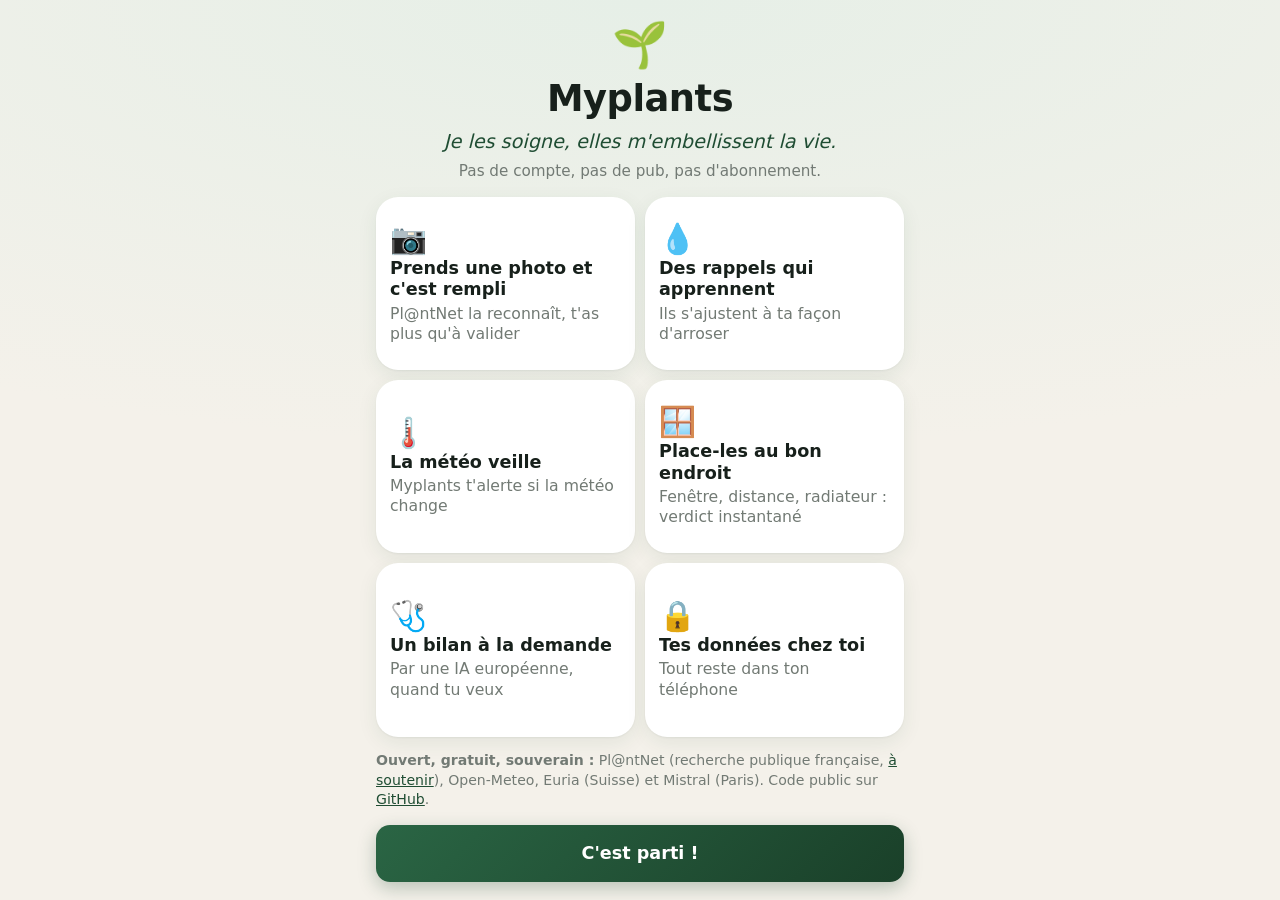
<file: index.html>
<!DOCTYPE html>
<html lang="fr">
<head>
  <meta charset="utf-8">
  <meta name="viewport" content="width=device-width, initial-scale=1, viewport-fit=cover">
  <meta name="theme-color" content="#f4f1ea">
  <title>Myplants</title>
  <link rel="manifest" href="manifest.webmanifest">
  <link rel="icon" href="icons/icon.svg" type="image/svg+xml">
  <link rel="apple-touch-icon" href="icons/icon-192.png">
  <link rel="stylesheet" href="style.css?v=28">
  <link rel="stylesheet" href="premium.css?v=28">
</head>
<body class="premium">
  <main id="app"></main>
  <div id="toast" hidden></div>
  <nav>
    <a href="#/"><b>🌱</b><span>Aujourd'hui</span></a>
    <a href="#/plantes"><b>🪴</b><span>Plantes</span></a>
    <a href="#/reglages"><b>⚙️</b><span>Réglages</span></a>
  </nav>
  <script src="data.js?v=28"></script>
  <script src="conseils.js?v=28"></script>
  <script src="app.js?v=28"></script>
  <script src="premium.js?v=28"></script>
</body>
</html>
</file>
<file: style.css>
:root, [data-theme="clair"] {
  --fond: #f6f4ee;
  --carte: #ffffff;
  --texte: #1d2420;
  --doux: #6b746e;
  --vert: #1f3d2b;
  --vert-clair: #e3ece4;
  --bouton: #1f3d2b;
  --bouton-texte: #ffffff;
  --retard: #b4532a;
  --danger: #b03a2e;
  --bord: #e2ded4;
  color-scheme: light;
}
[data-theme="sombre"] {
  --fond: #161816;
  --carte: #222523;
  --texte: #ecebe6;
  --doux: #a3a7a2;
  --vert: #9fd0ad;
  --vert-clair: #253229;
  --bouton: #2f6e48;
  --bouton-texte: #ffffff;
  --retard: #e58b62;
  --danger: #e07a6e;
  --bord: #34383a;
  color-scheme: dark;
}
* { box-sizing: border-box; }
body {
  margin: 0;
  font: 16px/1.45 system-ui, -apple-system, "Segoe UI", Roboto, sans-serif;
  background: var(--fond);
  color: var(--texte);
}
main { max-width: 640px; margin: 0 auto; padding: 16px 16px 96px; }
h1 { font-size: 1.6rem; margin: 8px 0 12px; }
h1 small { font-size: .9rem; font-weight: 400; color: var(--doux); margin-left: 6px; }
h2 { font-size: 1.05rem; margin: 24px 0 8px; color: var(--vert); }
a { color: var(--vert); }
.petit, .vide { color: var(--doux); font-size: .9rem; }
.badge { background: var(--retard); color: #fff; border-radius: 10px; padding: 0 7px; font-size: .8rem; vertical-align: middle; }

.liste, .cartes, .hist, .puces { padding: 0; margin: 0; list-style: none; }
.puces { padding-left: 18px; list-style: disc; }
.puces li { margin-bottom: 4px; }

.tache {
  background: var(--carte); border: 1px solid var(--bord); border-radius: 14px;
  padding: 12px; margin-bottom: 10px;
}
.tache.retard { border-left: 4px solid var(--retard); }
.tache.pause { color: var(--doux); font-style: italic; }
.t-tete { display: flex; gap: 10px; align-items: flex-start; }
.emoji { font-size: 1.5rem; line-height: 1; }
.emoji.gros { font-size: 2rem; }
.t-plante { font-weight: 600; text-decoration: none; }
.t-label { margin-top: 2px; }
.t-consigne { color: var(--doux); font-size: .88rem; margin-top: 4px; }
.t-quand { color: var(--doux); font-size: .82rem; margin-top: 4px; }
.retard .t-quand { color: var(--retard); font-weight: 600; }
.t-actions { display: flex; gap: 8px; margin-top: 10px; }
.t-actions button { flex: 1; }

button, .bouton {
  font: inherit; border: 1px solid var(--bord); background: var(--carte); color: var(--texte);
  border-radius: 10px; padding: 10px 14px; cursor: pointer; text-decoration: none;
  display: inline-block; text-align: center;
}
button.ok, .bouton { background: var(--bouton); color: var(--bouton-texte); border-color: var(--bouton); }
.bouton.secondaire { background: var(--carte); color: var(--texte); border-color: var(--bord); }
button.danger { color: var(--danger); }
.large { display: block; width: 100%; margin: 8px 0; }
.wrap { flex-wrap: wrap; }
.rythme { align-items: center; flex-wrap: wrap; }
.rythme button { padding: 6px 10px; font-size: .85rem; }
label { display: block; margin-bottom: 12px; font-size: .9rem; color: var(--doux); }
label input, label select, label textarea { margin-top: 4px; color: var(--texte); }
label.case { display: flex; gap: 8px; align-items: center; color: var(--texte); }
label.case input { width: auto; margin: 0; }
select { font: inherit; width: 100%; padding: 10px; border-radius: 10px; border: 1px solid var(--bord); background: var(--carte); color: var(--texte); }
details { margin: 8px 0; }
summary { cursor: pointer; color: var(--vert); margin-bottom: 8px; }
details textarea { margin-bottom: 8px; }
.vignette { width: 40px; height: 40px; border-radius: 10px; object-fit: cover; flex: none; }
.vignette.gros { width: 56px; height: 56px; }
.photo-plante { width: 100%; max-height: 280px; object-fit: cover; border-radius: 16px; margin-top: 8px; }
.zone-photo {
  display: flex; align-items: center; justify-content: center; text-align: center;
  min-height: 160px; border: 2px dashed var(--bord); border-radius: 16px; cursor: pointer;
  color: var(--doux); font-size: 1rem; overflow: hidden; background: var(--carte);
}
.zone-photo span { font-size: 1rem; line-height: 1.6; }
.zone-photo img { width: 100%; max-height: 320px; object-fit: cover; }
input, textarea {
  font: inherit; width: 100%; padding: 10px; border-radius: 10px;
  border: 1px solid var(--bord); background: var(--carte); color: var(--texte);
}
.ligne { display: flex; gap: 8px; margin-bottom: 8px; }
.ligne input { flex: 1; }
.choix { display: block; width: 100%; text-align: left; margin-bottom: 6px; }

.cartes li a {
  display: flex; gap: 12px; align-items: center; background: var(--carte);
  border: 1px solid var(--bord); border-radius: 14px; padding: 12px; margin-bottom: 10px;
  text-decoration: none; color: var(--texte);
}
.cartes small { display: block; color: var(--doux); font-size: .85rem; }

.retour { text-decoration: none; display: inline-block; margin-top: 4px; }
.espece { color: var(--doux); font-style: italic; margin-top: -8px; }
dl { margin: 0; }
dt { color: var(--doux); font-size: .85rem; margin-top: 8px; }
dd { margin: 0; }
.hist li { padding: 6px 0; border-bottom: 1px solid var(--bord); font-size: .92rem; }
.hist span { color: var(--doux); display: inline-block; min-width: 90px; }

.alerte {
  background: var(--vert-clair); border-radius: 12px; padding: 10px 12px;
  margin-bottom: 8px; font-weight: 500;
}
.info { display: block; background: var(--vert-clair); border-radius: 12px; padding: 10px 12px; text-decoration: none; }
.meteo { display: grid; grid-template-columns: repeat(7, 1fr); gap: 4px; text-align: center; font-size: .82rem; }
.meteo div { background: var(--carte); border: 1px solid var(--bord); border-radius: 10px; padding: 6px 0; display: flex; flex-direction: column; }
.meteo span:first-of-type { color: var(--doux); }
.meteo .froid { color: #3a7bd5 !important; font-weight: 700; }
.meteo i { font-style: normal; font-size: .75rem; }

nav {
  position: fixed; bottom: 0; left: 0; right: 0; display: flex;
  background: var(--carte); border-top: 1px solid var(--bord);
  padding-bottom: env(safe-area-inset-bottom);
}
nav a { flex: 1; text-align: center; padding: 8px 0 10px; text-decoration: none; font-size: 1.3rem; color: var(--doux); }
nav a span { display: block; font-size: .72rem; }
nav a.actif { color: var(--vert); font-weight: 600; }

#toast {
  font-size: 1rem; max-width: calc(100% - 32px); line-height: 1.4;
  position: fixed; left: 16px; right: 16px; margin: 0 auto; max-width: 560px; bottom: 84px; justify-content: space-between;
  background: var(--texte); color: var(--fond); border-radius: 12px; padding: 10px 14px;
  display: flex; gap: 12px; align-items: center; box-shadow: 0 4px 16px rgba(0,0,0,.2);
}
#toast[hidden] { display: none; }
#toast button { padding: 4px 10px; background: transparent; color: var(--fond); border-color: var(--fond); }
.demi { flex: 1; }
.erreur { color: var(--danger); }
#etapes-ia { line-height: 1.7; font-weight: 400; }
.ligne { align-items: stretch; }
.ligne > button, .ligne > .bouton { margin: 0; display: flex; align-items: center; justify-content: center; }
label.bouton { color: var(--bouton-texte); font-size: 1rem; margin: 0; }
label.bouton.secondaire { color: var(--texte); }
.choix.choisi { border-color: var(--bouton); border-width: 2px; background: var(--vert-clair); }
.tache.discret { padding: 10px 12px; }
.tache.flash { border: 2px solid var(--bouton); background: var(--vert-clair); animation: flash .6s ease; }
@keyframes flash { from { transform: scale(.98); } to { transform: none; } }
.t-quand.ok { color: var(--vert); font-weight: 600; font-size: .9rem; }
button.lien { border: none; background: none; color: var(--vert); padding: 6px 0 0 0; font-size: .88rem; text-decoration: underline; }
.bienvenue { background: var(--carte); border: 1px solid var(--bord); border-radius: 16px; padding: 4px 16px 12px; margin: 12px 0; }
.bienvenue ol { padding-left: 20px; }
.bienvenue li { margin-bottom: 6px; }
.biblio { display: flex; flex-direction: column; }
.vedette { font-size: 1.1rem; padding: 16px; margin: 12px 0 4px; }
.centre { text-align: center; }
.validation { border: 2px solid var(--bouton); background: var(--vert-clair); border-radius: 16px; padding: 12px 14px; margin: 10px 0; }
.validation.doute { border-color: var(--retard); }
.v-titre { font-size: 1.15rem; margin-bottom: 4px; }
.validation p { margin: 8px 0; }
.lieux button { flex: 1; padding: 8px 4px; font-size: .9rem; }
.lieux button.choisi { border: 2px solid var(--bouton); font-weight: 600; }
.avis { list-style: none; padding: 0; margin: 8px 0; }
.avis li { padding: 8px 10px; border-radius: 10px; margin-bottom: 6px; background: var(--carte); border: 1px solid var(--bord); }
.avis li.bon { border-color: var(--bouton); }
.avis li.mauvais { border-color: var(--retard); }
.attention { color: var(--retard); font-weight: 600; }
.ia-europe { background: var(--carte); border: 1px solid var(--bord); border-radius: 12px; padding: 4px 14px; margin: 10px 0; }
.ia-europe ul { padding-left: 18px; }
pre.prompt { white-space: pre-wrap; font-size: .8rem; background: var(--carte); border: 1px solid var(--bord); border-radius: 10px; padding: 10px; }
#splash { position: fixed; inset: 0; z-index: 50; background: var(--fond); overflow-y: auto; }
.splash-in {
  max-width: 560px; margin: 0 auto; min-height: 100vh; min-height: 100dvh;
  padding: max(14px, 2.4vh) 16px max(12px, 2vh); display: flex; flex-direction: column; gap: 1.6vh;
}
.splash-haut { text-align: center; }
.splash-logo { font-size: clamp(2rem, 5vh, 3rem); line-height: 1; }
#splash h1 { font-size: clamp(1.6rem, 4.4vh, 2.3rem); margin: .6vh 0 .3vh; letter-spacing: -.5px; }
.splash-devise { font-style: italic; color: var(--vert); font-size: clamp(1rem, 2.3vh, 1.2rem); margin: 0 0 .5vh; }
.splash-intro { color: var(--doux); font-size: clamp(.85rem, 1.8vh, .95rem); margin: 0; }
.splash-grille { flex: 1; display: grid; grid-template-columns: 1fr 1fr; grid-auto-rows: 1fr; gap: 10px; }
.sf { background: var(--carte); border: 1px solid var(--bord); border-radius: 16px; padding: 1vh 12px; display: flex; flex-direction: column; justify-content: center; gap: .3vh; }
.sf span { font-size: clamp(1.3rem, 3.3vh, 1.9rem); line-height: 1.1; }
.sf b { font-size: clamp(.95rem, 2.05vh, 1.1rem); line-height: 1.22; }
.sf small { font-size: clamp(.84rem, 1.8vh, .98rem); color: var(--doux); line-height: 1.3; }
.splash-libre { font-size: clamp(.78rem, 1.6vh, .88rem); color: var(--doux); line-height: 1.4; margin: 0; }
#splash-ok { margin: 0; padding: clamp(11px, 1.9vh, 16px); font-size: clamp(1rem, 2.1vh, 1.1rem); }
#splash-ok .sign { font-weight: 400; opacity: .8; font-size: .9em; }
.acacia { width: 44px; height: 18px; vertical-align: -2px; margin-left: 2px; }
/* mosaïque */
.mosaique { display: grid; grid-template-columns: repeat(auto-fill, minmax(104px, 1fr)); gap: 10px; }
.tuile { position: relative; aspect-ratio: 1; border-radius: 16px; overflow: hidden; background: var(--vert-clair); border: 1px solid var(--bord); text-decoration: none; color: var(--texte); display: block; }
.tuile img { width: 100%; height: 100%; object-fit: cover; display: block; }
.tuile-emoji { position: absolute; inset: 0; display: flex; align-items: center; justify-content: center; font-size: 2.6rem; padding-bottom: 18px; }
.tuile-nom { position: absolute; left: 0; right: 0; bottom: 0; padding: 18px 8px 6px; font-size: .82rem; font-weight: 600; line-height: 1.2; color: #fff; background: linear-gradient(transparent, rgba(0,0,0,.65)); }
.tuile-taches { position: absolute; top: 6px; left: 6px; background: rgba(255,255,255,.9); border-radius: 10px; padding: 1px 5px; font-size: .85rem; }
.pastille { display: inline-block; width: 12px; height: 12px; border-radius: 50%; border: 2px solid #fff; box-shadow: 0 0 0 1px rgba(0,0,0,.15); vertical-align: -1px; }
.tuile .pastille { position: absolute; top: 7px; right: 7px; width: 16px; height: 16px; }
.pastille.vert { background: #3c9a5f; } .pastille.orange { background: #e39b2d; } .pastille.rouge { background: #d0463a; }
.legende { font-size: .8rem; color: var(--doux); display: flex; gap: 6px; align-items: center; flex-wrap: wrap; margin: -4px 0 8px; }
/* icônes de tâches */
.vig-ico { position: relative; flex: none; }
.vig-ico i { position: absolute; right: -6px; bottom: -6px; font-style: normal; font-size: .95rem; background: var(--carte); border-radius: 50%; width: 22px; height: 22px; display: flex; align-items: center; justify-content: center; box-shadow: 0 0 0 1px var(--bord); }
.vig-ico .vignette, .vig-ico .emoji { width: 48px; height: 48px; display: flex; align-items: center; justify-content: center; font-size: 1.9rem; }
.ico-seule { font-size: 1.5rem; flex: none; width: 30px; text-align: center; }
/* jauge */
.jauge { display: flex; align-items: center; gap: 8px; }
.jauge-barre { flex: 1; height: 12px; background: var(--vert-clair); border-radius: 6px; overflow: hidden; border: 1px solid var(--bord); }
.jauge-niveau { height: 100%; border-radius: 6px; }
.jauge-niveau.vert { background: #3c9a5f; } .jauge-niveau.orange { background: #e39b2d; } .jauge-niveau.rouge { background: #d0463a; }
.faq details { background: var(--carte); border: 1px solid var(--bord); border-radius: 12px; padding: 10px 12px; margin-bottom: 8px; }
.faq summary { color: var(--texte); font-weight: 600; margin: 0; }
.faq p { margin: 8px 0 2px; color: var(--doux); line-height: 1.45; }
.lot-ligne { display: flex; gap: 10px; align-items: center; margin: 8px 0; }
.lot-ligne img { width: 64px; height: 64px; object-fit: cover; border-radius: 12px; flex: none; }
.photo-entete { display: block; position: relative; cursor: pointer; margin: 8px 0 0; color: inherit; font-size: 1rem; }
.photo-entete .photo-plante { margin: 0; }
.photo-changer { position: absolute; right: 10px; bottom: 10px; background: rgba(0,0,0,.55); color: #fff; border-radius: 999px; padding: 6px 12px; font-size: .85rem; }
.photo-vide { display: flex; align-items: center; justify-content: center; gap: 12px; height: 140px; border: 2px dashed var(--bord); border-radius: 16px; background: var(--carte); color: var(--doux); }
.photo-vide .emoji { font-size: 2.6rem; }
.bouton.bilan small { display: block; font-size: .8rem; opacity: .8; }
</file>
<file: premium.css>
/* Aperçu "premium" : surcouche de style, mêmes données et même logique que l'app. */
:root, [data-theme="clair"] {
  --fond: #f4f1ea;
  --carte: #ffffff;
  --texte: #17201b;
  --doux: #727a74;
  --vert: #1f4d33;
  --vert-clair: #e6efe7;
  --bouton: #1f4d33;
  --bord: rgba(23, 32, 27, .07);
  --ombre: 0 1px 2px rgba(23, 32, 27, .05), 0 6px 20px rgba(31, 77, 51, .08);
  --ombre-forte: 0 2px 6px rgba(23, 32, 27, .08), 0 16px 40px rgba(31, 77, 51, .16);
  --degrade: linear-gradient(135deg, #2a6544 0%, #1a4029 100%);
  --rayon: 22px;
}
[data-theme="sombre"] {
  --fond: #121413;
  --carte: #1c1f1d;
  --texte: #eeeee8;
  --doux: #a2a8a3;
  --vert: #9fd3ae;
  --vert-clair: #1f2b23;
  --bouton: #2f7a4f;
  --bord: rgba(255, 255, 255, .06);
  --ombre: 0 1px 2px rgba(0, 0, 0, .4), 0 8px 24px rgba(0, 0, 0, .35);
  --ombre-forte: 0 2px 8px rgba(0, 0, 0, .5), 0 18px 44px rgba(0, 0, 0, .5);
  --degrade: linear-gradient(135deg, #3a8a5d 0%, #276143 100%);
}
body.premium {
  background: radial-gradient(120% 60% at 50% -10%, var(--vert-clair) 0%, var(--fond) 60%) fixed, var(--fond);
  -webkit-font-smoothing: antialiased;
  font-feature-settings: "ss01", "cv11";
}
.premium main { padding: 20px 18px 120px; }
.premium h1 { font-size: 2rem; font-weight: 800; letter-spacing: -.03em; margin: 12px 0 16px; }
.premium h1 small { display: inline-block; font-size: .8rem; font-weight: 600; letter-spacing: 0; color: var(--vert); background: var(--vert-clair); padding: 4px 10px; border-radius: 999px; vertical-align: middle; margin-left: 8px; }
.premium h2 { font-size: .78rem; font-weight: 700; text-transform: uppercase; letter-spacing: .08em; color: var(--doux); margin: 28px 0 10px; }

/* cartes arrondies, sans bordure, ombre douce */
.premium .tache, .premium .bienvenue, .premium .sf, .premium .faq details, .premium .avis li,
.premium .ia-europe, .premium .meteo div, .premium .validation, .premium .zone-photo {
  border: none; border-radius: var(--rayon); box-shadow: var(--ombre); background: var(--carte);
}
.premium .tache { padding: 16px; margin-bottom: 12px; }
.premium .tache.retard { box-shadow: inset 4px 0 0 var(--retard), var(--ombre); }
.premium .tache.flash { background: var(--vert-clair); box-shadow: inset 0 0 0 2px var(--bouton), var(--ombre); }
.premium .t-plante { font-size: 1.02rem; }
.premium .t-label { font-weight: 500; }
.premium .vig-ico .vignette, .premium .vig-ico .emoji { width: 54px; height: 54px; border-radius: 16px; background: var(--vert-clair); }
.premium .vig-ico i { box-shadow: var(--ombre); }

/* boutons */
.premium button, .premium .bouton {
  border-radius: 14px; border: none; background: var(--vert-clair); color: var(--texte); font-weight: 600;
  transition: transform .18s cubic-bezier(.2, .8, .2, 1), box-shadow .2s, background .2s;
}
.premium button.ok, .premium .bouton:not(.secondaire) { background: var(--degrade); color: #fff; box-shadow: 0 6px 18px rgba(31, 77, 51, .28); }
.premium .bouton.secondaire { background: var(--carte); box-shadow: var(--ombre); }
.premium button.danger { background: transparent; box-shadow: inset 0 0 0 1.5px currentColor; }
.premium button:active, .premium .bouton:active, .premium .tuile:active, .premium .tache:active { transform: scale(.97); }
.premium .vedette { padding: 18px; font-size: 1.1rem; border-radius: 18px; }
.premium input, .premium select, .premium textarea { border: none; border-radius: 14px; background: var(--carte); box-shadow: inset 0 0 0 1px var(--bord), var(--ombre); }

/* météo en pastilles */
.premium .meteo { gap: 6px; }
.premium .meteo div { border-radius: 16px; padding: 8px 0; }
.premium .meteo .froid { color: #3b82f6 !important; }

/* mosaïque */
.premium .mosaique { gap: 12px; }
.premium .tuile { border: none; border-radius: 24px; box-shadow: var(--ombre); transition: transform .25s cubic-bezier(.2, .8, .2, 1), box-shadow .25s; }
.premium .tuile img { transition: transform .6s cubic-bezier(.2, .8, .2, 1); }
.premium .tuile:hover img { transform: scale(1.06); }
.premium .tuile-emoji { background: linear-gradient(160deg, var(--vert-clair), var(--carte)); }
.premium .tuile-taches { border-radius: 999px; padding: 2px 7px; backdrop-filter: blur(6px); background: rgba(255, 255, 255, .85); box-shadow: 0 2px 8px rgba(0, 0, 0, .12); }
.premium .tuile .pastille { width: 14px; height: 14px; box-shadow: 0 0 0 3px rgba(255, 255, 255, .7); }
.premium .pastille.orange { animation: pouls 2.2s ease-in-out infinite; }
@keyframes pouls { 50% { box-shadow: 0 0 0 6px rgba(227, 155, 45, .25); } }

/* barre de navigation flottante, effet verre */
.premium nav {
  left: 14px; right: 14px; bottom: calc(12px + env(safe-area-inset-bottom)); padding: 6px;
  border: none; border-radius: 26px; background: color-mix(in srgb, var(--carte) 78%, transparent);
  backdrop-filter: blur(18px) saturate(1.6); -webkit-backdrop-filter: blur(18px) saturate(1.6);
  box-shadow: var(--ombre-forte); max-width: 520px; margin: 0 auto;
}
.premium nav a { border-radius: 20px; padding: 8px 0; transition: background .3s, color .3s; }
.premium nav a b { display: block; font-size: 1.25rem; font-weight: 400; transition: transform .3s cubic-bezier(.2, .8, .2, 1); }
.premium nav a.actif { background: var(--vert-clair); color: var(--vert); }
.premium nav a.actif b { transform: translateY(-2px) scale(1.12); }

/* jauge */
.premium .jauge-barre { height: 10px; border: none; border-radius: 999px; background: var(--vert-clair); }
.premium .jauge-niveau { border-radius: 999px; background-image: linear-gradient(90deg, rgba(255, 255, 255, .25), transparent); transition: width .8s cubic-bezier(.2, .8, .2, 1); }

/* toast */
.premium #toast { border-radius: 18px; bottom: calc(96px + env(safe-area-inset-bottom)); box-shadow: var(--ombre-forte); animation: monte .35s cubic-bezier(.2, .8, .2, 1); }
@keyframes monte { from { opacity: 0; transform: translateY(16px) scale(.98); } }

/* entrée des écrans : fondu et léger glissement, éléments en cascade */
@keyframes entree { from { opacity: 0; transform: translateY(14px); } }
.premium.transition #app > * { animation: entree .45s cubic-bezier(.2, .8, .2, 1) both; }
.premium.transition .liste > li, .premium.transition .mosaique > a, .premium.transition .splash-grille > div, .premium.transition .faq > details {
  animation: entree .5s cubic-bezier(.2, .8, .2, 1) both;
}
.premium.transition .liste > li:nth-child(2), .premium.transition .mosaique > a:nth-child(2), .premium.transition .splash-grille > div:nth-child(2) { animation-delay: .05s; }
.premium.transition .liste > li:nth-child(3), .premium.transition .mosaique > a:nth-child(3), .premium.transition .splash-grille > div:nth-child(3) { animation-delay: .1s; }
.premium.transition .liste > li:nth-child(4), .premium.transition .mosaique > a:nth-child(4), .premium.transition .splash-grille > div:nth-child(4) { animation-delay: .15s; }
.premium.transition .liste > li:nth-child(5), .premium.transition .mosaique > a:nth-child(5), .premium.transition .splash-grille > div:nth-child(5) { animation-delay: .2s; }
.premium.transition .liste > li:nth-child(n+6), .premium.transition .mosaique > a:nth-child(n+6), .premium.transition .splash-grille > div:nth-child(n+6) { animation-delay: .25s; }

/* validation d'une tâche : la carte se coche puis s'efface */
.premium .tache.valide { animation: valide .42s cubic-bezier(.2, .8, .2, 1) forwards; }
@keyframes valide {
  0% { transform: scale(1); }
  35% { transform: scale(1.02); background: var(--vert-clair); box-shadow: inset 0 0 0 2px var(--bouton), var(--ombre); }
  100% { transform: scale(.96) translateX(24px); opacity: 0; }
}

/* présentation */
.premium #splash { background: radial-gradient(100% 50% at 50% 0%, var(--vert-clair), var(--fond)); }
.premium .sf { padding: 1vh 14px; }

@media (prefers-reduced-motion: reduce) {
  .premium *, .premium *::before, .premium *::after { animation: none !important; transition: none !important; }
}
/* retouches */
.premium .bienvenue h2, .premium .validation h2 { text-transform: none; letter-spacing: -.01em; font-size: 1.15rem; color: var(--texte); margin: 14px 0 6px; }
.premium .pastille.orange { animation: none; }
.premium .tuile .pastille.orange { animation: pouls 2.2s ease-in-out infinite; }
.premium .tuile-emoji + .pastille + .tuile-taches + .tuile-nom, .premium .tuile-emoji + .pastille + .tuile-nom { background: none; color: var(--texte); }
@media (max-height: 740px) {
  .premium .splash-grille { gap: 7px; }
  .premium .splash-in { gap: 1.1vh; }
  .premium .sf small { font-size: .8rem; }
}
.premium .bouton.bilan { background: var(--carte); color: var(--vert); box-shadow: inset 0 0 0 2px var(--bouton), var(--ombre); display: flex; flex-direction: column; gap: 2px; margin-top: 20px; }
.premium .bouton.bilan small { color: var(--doux); font-weight: 400; font-size: .8rem; }
</file>
